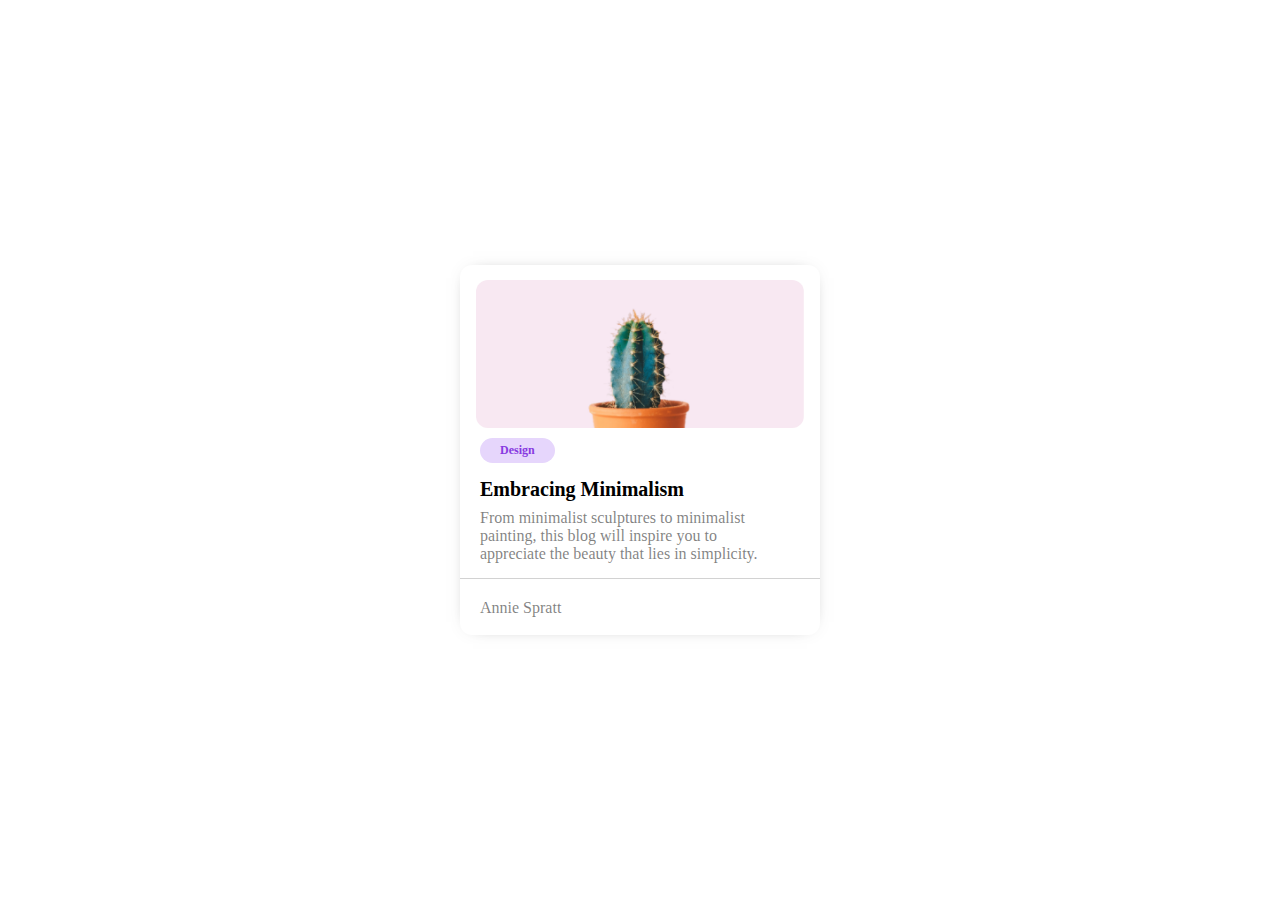
<file: index.html>
<!DOCTYPE html>
<html lang="en">
<head>
    <meta charset="UTF-8">
    <meta name="viewport" content="width=device-width, initial-scale=1.0">
    <title>Card</title>
    <link rel="stylesheet" href="style.css">
</head>
<body>
    <div class="card-body">
        <div class="card">
            <div class="card-inner-img">
                    <img src="./cactus_img.jpg" alt="">
            </div>

            <div class="card-inner-text">
                <div class="tag">Design</div>
                <h3>Embracing Minimalism</h3>
                <p>
                    From minimalist sculptures to minimalist painting, this blog will inspire you to appreciate the beauty that lies in simplicity.
                </p>
            </div>
            <div class="last-card">
                Annie Spratt
            </div>

        </div>
    </div>
</body>
</html>
</file>
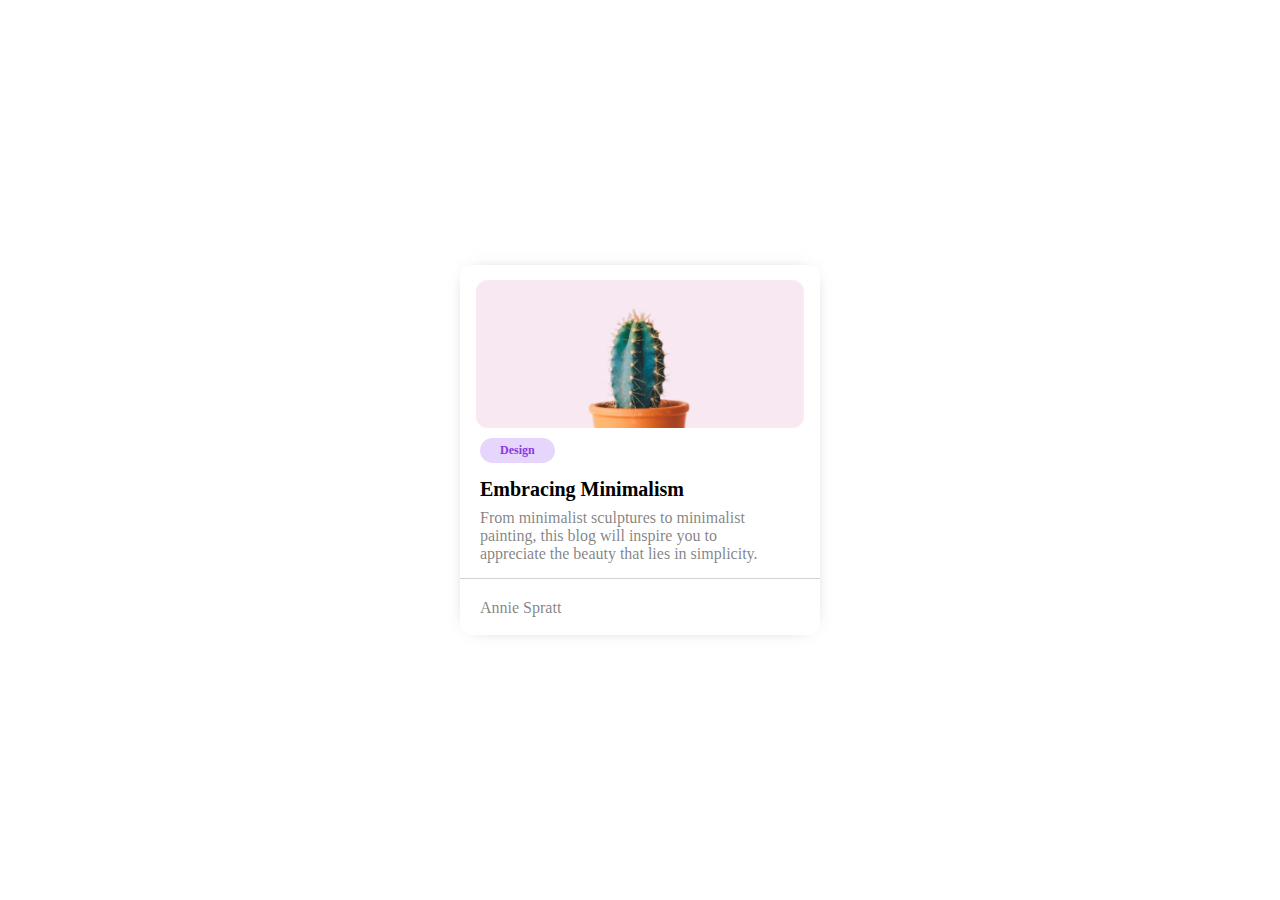
<file: card.html>
<!DOCTYPE html>
<html lang="en">
<head>
    <meta charset="UTF-8">
    <meta name="viewport" content="width=device-width, initial-scale=1.0">
    <title>Card</title>
    <link rel="stylesheet" href="style.css">
</head>
<body>
    <div class="card-body">
        <div class="card">
            <div class="card-inner-img">
                    <img src="./cactus_img.jpg" alt="">
            </div>

            <div class="card-inner-text">
                <div class="tag">Design</div>
                <h3>Embracing Minimalism</h3>
                <p>
                    From minimalist sculptures to minimalist painting, this blog will inspire you to appreciate the beauty that lies in simplicity.
                </p>
            </div>
            <div class="last-card">
                Annie Spratt
            </div>

        </div>
    </div>
</body>
</html>
</file>
<file: style.css>
*{
    margin: 0;
    padding: 0;
    box-sizing: border-box;
}


.card-body{
    width: 100vw;
    height: 100vh;
    background-color: white;
    overflow: hidden;
    display: flex;
    align-items: center;
    justify-content: center;

}


.card{
    width: 360px;
    height: 370px;
    box-shadow: 0px 0px 18px -13px rgba(0,0,0,0.75);
    border-radius: 12px;
    
}


.card-inner-img{
    width: 100%;
    height: 40%;
    margin-top: 15px;
    border-radius: 12px;
    overflow: hidden;
    display: flex;
    align-items: center;
    justify-content: center;
}

.card-inner-img>img{
    /* width: 100%; */
    height: 100%;
    object-fit: contain;
    border-radius: 12px;
    margin: auto;
}



.card-inner-text{
    width: 100%;
    padding: 10px 20px;
}

.card-inner-text>.tag{
    padding: 5px 20px;
    background-color: #E6D6FC;
    border-radius: 22px;
    font-size: 12px;    
    width: max-content;
    height: max-content;
    margin-bottom: 15px;
    color: #883AE1;
    font-weight: 600;
}


.card-inner-text>h3{
    font-size: 20px;
    margin-bottom: 8px;
}

.card-inner-text>p{
    color: #00000080;   
    width: 90%;
}

.card>br{
    color: red;
    border: 3px solid red;
}


.last-card{
    width: 100%;
    border-top: 1px solid rgba(0, 0, 0, 0.177);
    margin-top: 5px;
    display: flex;
    align-items: center;
    padding: 20px;    
    color: #00000080;
}
</file>
